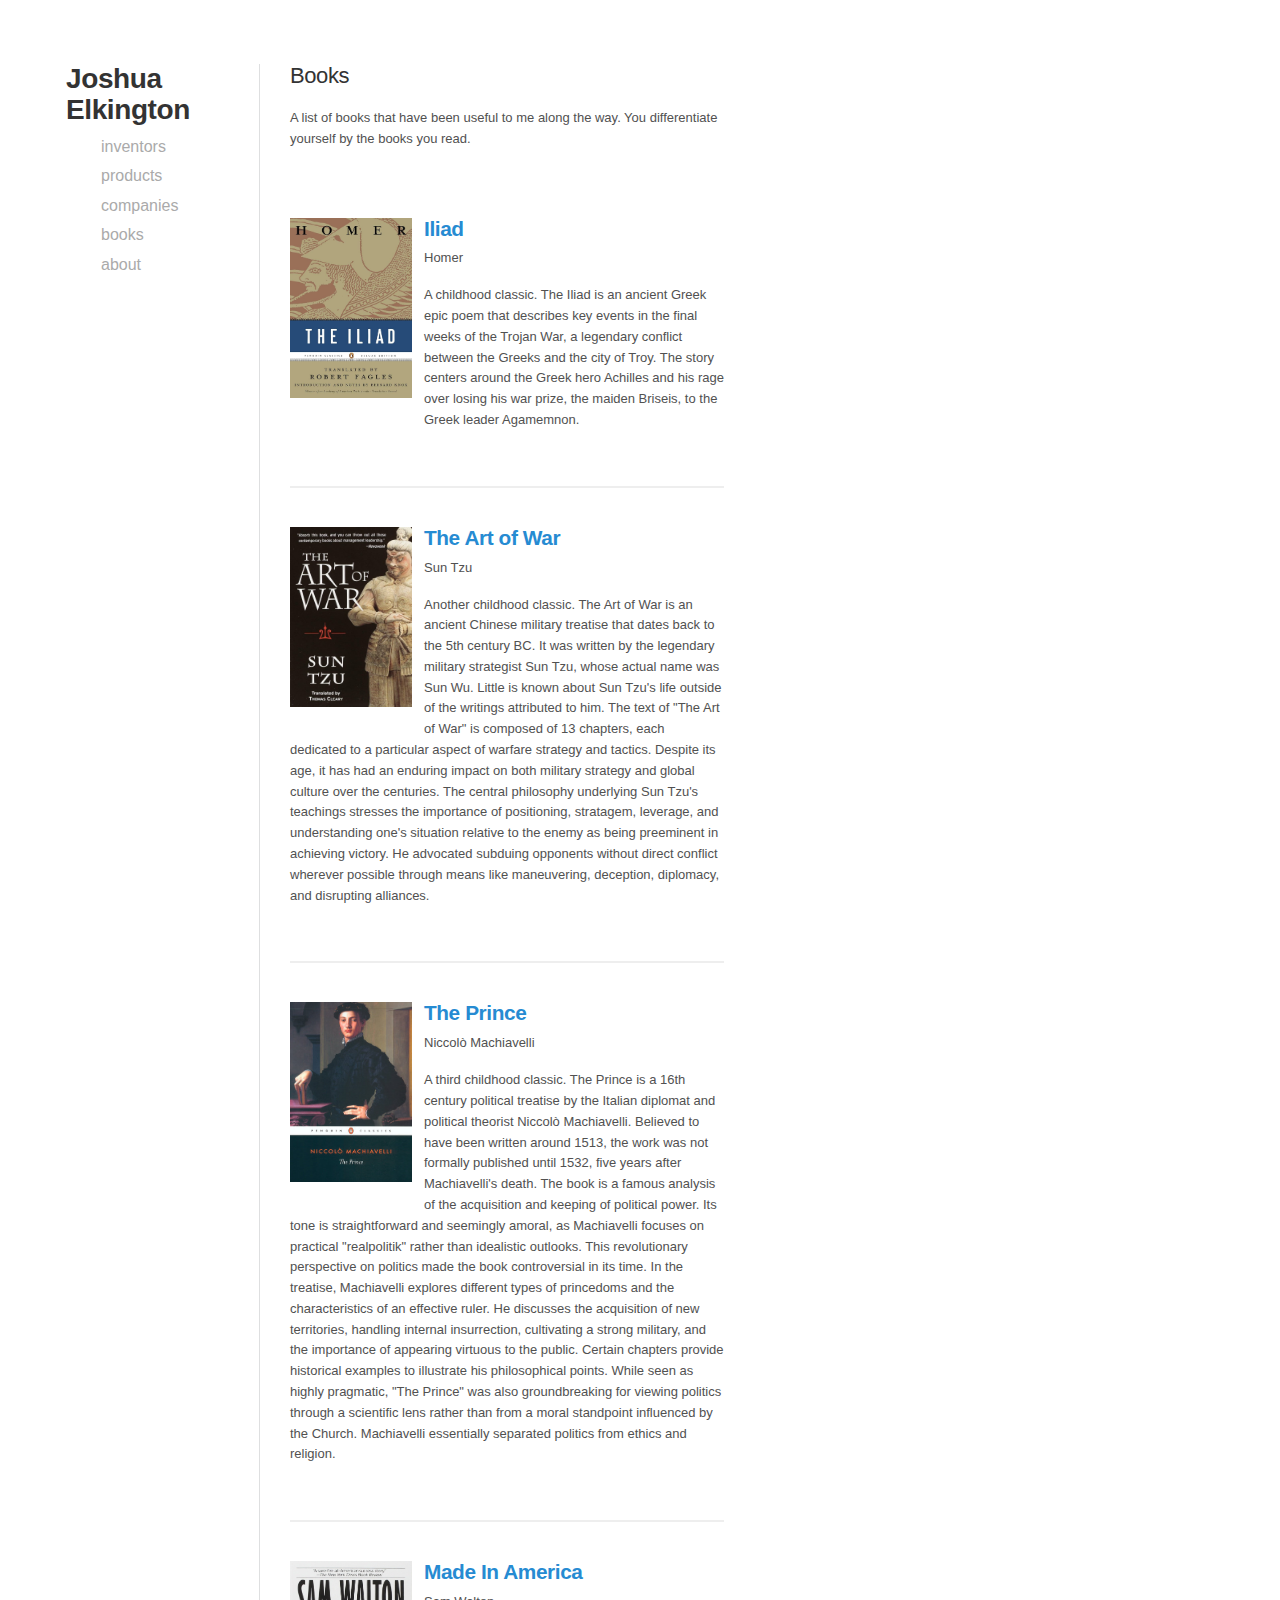
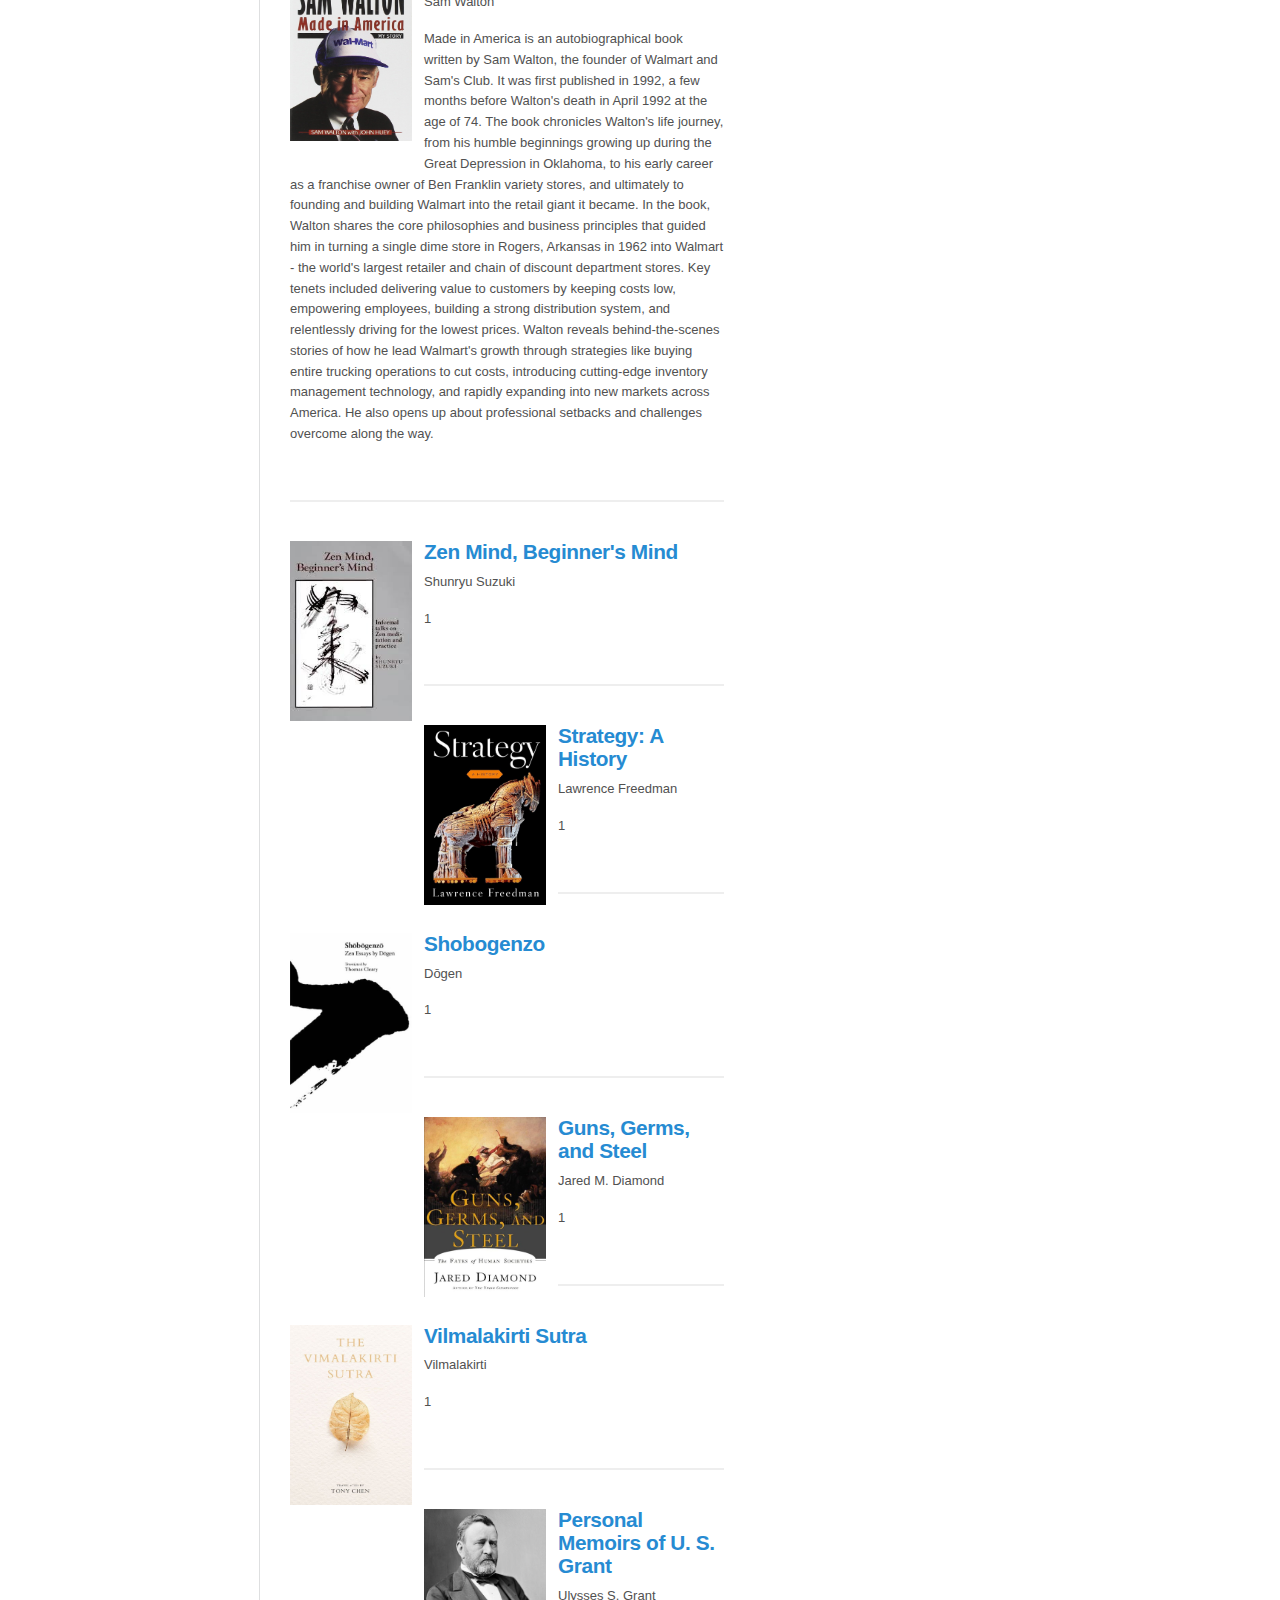
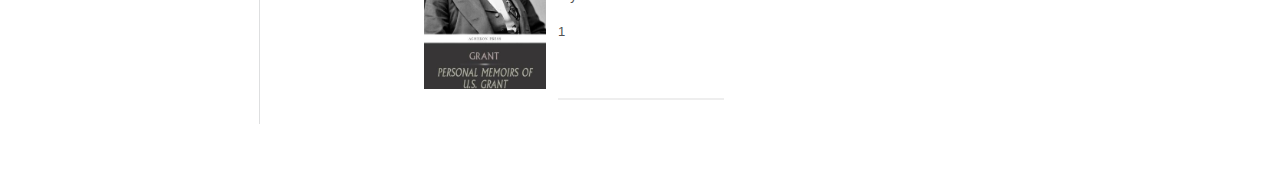
<file: books.html>
<!DOCTYPE html>
<html lang="en">
<head>
  <meta charset="utf-8">
  <meta name="viewport" content="width=device-width, initial-scale=1">
  <title>Books</title>
  <link rel="stylesheet" href="//fonts.googleapis.com/css?family=Source+Sans+Pro:300,300i,600">
  <link rel="stylesheet" href="/style.css">
   <link rel="icon" href="black_triangle_hi_Ywt_icon.ico" type="image/x-icon">
<!-- Begin Jekyll SEO tag v2.8.0 -->
<meta name="generator" content="Jekyll v3.9.5" />
<meta property="og:title" content="Joshua Elkington" />
<meta name="author" content="Joshua Elkington" />
<meta property="og:locale" content="en_US" />
<meta name="description" content="My name is Joshua Elkington - this is my homepage. I’m a scientist who invests." />
<meta property="og:description" content="My name is Joshua Elkington - this is my homepage. I’m a scientist who invests." />
<link rel="canonical" href="https://elkingtonxy.com/" />
<meta property="og:url" content="https://elkingtonxy.com/" />
<meta property="og:site_name" content="Joshua Elkington" />
<meta property="og:type" content="website" />
<meta name="twitter:card" content="summary" />
<meta property="twitter:title" content="Joshua Elkington" />
<meta name="twitter:site" content="@elkingtonxy" />
<meta name="twitter:creator" content="@Joshua Elkington" />
<script type="application/ld+json">
{"@context":"https://schema.org","@type":"WebSite","author":{"@type":"Person","name":"Joshua Elkington"},"description":"My name is Joshua Elkington - this is my homepage. I’m a scientist who invests.","headline":"Joshua Elkington","name":"Joshua Elkington","url":"https://elkingtonxy/"}</script>
<!-- End Jekyll SEO tag -->

</head>
<body>
  <div class="container">
    <link href='https://fonts.googleapis.com/css?family=PT+Sans:400,700' rel='stylesheet' type='text/css'>

<header class="masthead">
  <h1 class="masthead-title">
      <strong><a href="/">Joshua Elkington</a></strong>
  </h1>
  <nav class="masthead-nav">
      <ul class="navlist">
    
    <li class="navitem"><a href="/inventors">Inventors</a></li>
    
    <li class="navitem"><a href="/products">Products</a></li>
    
    <li class="navitem"><a href="/companies">Companies</a></li>
    
    <li class="navitem"><a href="/books">Books</a></li>
    
    <li class="navitem"><a href="/about">About</a></li>
    
    </ul>
  </nav>
</header>




<div class="content post">


  <h1 class="page-title">Books</h1>
  <p>A list of books that have been useful to me along the way. You differentiate yourself by the books you read.</p>

<p>&nbsp;</p>

<div class="bookContainer">

<h3><a href="https://www.goodreads.com/book/show/77265004-the-iliad" target="_blank"><img class="book" src="iliad.jpg" alt="book-iliad" width="122" height="180" /></a><a href="https://www.goodreads.com/book/show/77265004-the-iliad" target="_blank">Iliad</a></h3>

<p>Homer</p>

<p>A childhood classic. The Iliad is an ancient Greek epic poem that describes key events in the final weeks of the Trojan War, a legendary conflict between the Greeks and the city of Troy. The story centers around the Greek hero Achilles and his rage over losing his war prize, the maiden Briseis, to the Greek leader Agamemnon.</p>
</div>
<hr />

<div class="bookContainer">

<h3><a href="https://www.goodreads.com/book/show/10534.The_Art_of_War" target="_blank"><img class="book" src="artofwar.jpg" alt="book-artofwar" width="122" height="180" /></a><a href="https://www.goodreads.com/book/show/10534.The_Art_of_War" target="_blank">The Art of War</a></h3>

<p>Sun Tzu</p>

<p>Another childhood classic. The Art of War is an ancient Chinese military treatise that dates back to the 5th century BC. It was written by the legendary military strategist Sun Tzu, whose actual name was Sun Wu. Little is known about Sun Tzu's life outside of the writings attributed to him. The text of "The Art of War" is composed of 13 chapters, each dedicated to a particular aspect of warfare strategy and tactics. Despite its age, it has had an enduring impact on both military strategy and global culture over the centuries. The central philosophy underlying Sun Tzu's teachings stresses the importance of positioning, stratagem, leverage, and understanding one's situation relative to the enemy as being preeminent in achieving victory. He advocated subduing opponents without direct conflict wherever possible through means like maneuvering, deception, diplomacy, and disrupting alliances.</p>
</div>
<hr />

<div class="bookContainer">

<h3><a href="https://www.goodreads.com/book/show/28862.The_Prince" target="_blank"><img class="book" src="prince.jpeg" alt="book-prince" width="122" height="180" /></a><a href="https://www.goodreads.com/book/show/28862.The_Prince" target="_blank">The Prince</a></h3>

<p>Niccolò Machiavelli</p>

<p>A third childhood classic. The Prince is a 16th century political treatise by the Italian diplomat and political theorist Niccolò Machiavelli. Believed to have been written around 1513, the work was not formally published until 1532, five years after Machiavelli's death. The book is a famous analysis of the acquisition and keeping of political power. Its tone is straightforward and seemingly amoral, as Machiavelli focuses on practical "realpolitik" rather than idealistic outlooks. This revolutionary perspective on politics made the book controversial in its time. In the treatise, Machiavelli explores different types of princedoms and the characteristics of an effective ruler. He discusses the acquisition of new territories, handling internal insurrection, cultivating a strong military, and the importance of appearing virtuous to the public. Certain chapters provide historical examples to illustrate his philosophical points. While seen as highly pragmatic, "The Prince" was also groundbreaking for viewing politics through a scientific lens rather than from a moral standpoint influenced by the Church. Machiavelli essentially separated politics from ethics and religion.</p>
</div>
<hr />
  
<div class="bookContainer">

<h3><a href="https://www.goodreads.com/book/show/10631.Sam_Walton" target="_blank"><img class="book" src="walton.jpeg" alt="book-walton" width="122" height="180" /></a><a href="https://www.goodreads.com/book/show/10631.Sam_Walton" target="_blank">Made In America</a></h3>

<p>Sam Walton</p>

<p>Made in America is an autobiographical book written by Sam Walton, the founder of Walmart and Sam's Club. It was first published in 1992, a few months before Walton's death in April 1992 at the age of 74. The book chronicles Walton's life journey, from his humble beginnings growing up during the Great Depression in Oklahoma, to his early career as a franchise owner of Ben Franklin variety stores, and ultimately to founding and building Walmart into the retail giant it became. In the book, Walton shares the core philosophies and business principles that guided him in turning a single dime store in Rogers, Arkansas in 1962 into Walmart - the world's largest retailer and chain of discount department stores. Key tenets included delivering value to customers by keeping costs low, empowering employees, building a strong distribution system, and relentlessly driving for the lowest prices. Walton reveals behind-the-scenes stories of how he lead Walmart's growth through strategies like buying entire trucking operations to cut costs, introducing cutting-edge inventory management technology, and rapidly expanding into new markets across America. He also opens up about professional setbacks and challenges overcome along the way.</p>
</div>
<hr />

<div class="bookContainer">

<h3><a href="https://www.goodreads.com/book/show/402843.Zen_Mind_Beginner_s_Mind" target="_blank"><img class="book" src="beginners.jpeg" alt="book-beginners" width="122" height="180" /></a><a href="https://www.goodreads.com/book/show/402843.Zen_Mind_Beginner_s_Mind" target="_blank">Zen Mind, Beginner's Mind</a></h3>

<p>Shunryu Suzuki</p>

<p>1</p>
</div>
<hr />

<div class="bookContainer">

<h3><a href="https://www.goodreads.com/en/book/show/17847473" target="_blank"><img class="book" src="strategy.jpg" alt="book-strategy" width="122" height="180" /></a><a href="https://www.goodreads.com/en/book/show/17847473" target="_blank">Strategy: A History</a></h3>

<p>Lawrence Freedman</p>

<p>1</p>
</div>
<hr />

<div class="bookContainer">

<h3><a href="https://www.goodreads.com/book/show/487468.Shobogenzo" target="_blank"><img class="book" src="dogen.jpeg" alt="book-dogen" width="122" height="180" /></a><a href="https://www.goodreads.com/book/show/487468.Shobogenzo">Shobogenzo</a></h3>

<p>Dōgen</p>

<p>1</p>
</div>
<hr />

<div class="bookContainer">

<h3><a href="https://www.goodreads.com/book/show/1842.Guns_Germs_and_Steel"><img class="book" src="gunsgermssteel.jpg" alt="book-gunsgermssteel" width="122" height="180" /></a><a href="https://www.goodreads.com/book/show/1842.Guns_Germs_and_Steel" target="_blank">Guns, Germs, and Steel</a></h3>

<p>Jared M. Diamond</p>

<p>1</p>
</div>
<hr />

<div class="bookContainer">

<h3><a href="https://www.goodreads.com/book/show/91898789-the-vimalakirti-sutra"><img class="book" src="vimalakirti.jpeg" alt="book-vilmalakirti" width="122" height="180" /></a><a href="https://www.goodreads.com/book/show/91898789-the-vimalakirti-sutra" target="_blank">Vilmalakirti Sutra</a></h3>

<p>Vilmalakirti</p>

<p>1</p>
</div>
<hr />

<div class="bookContainer">

<h3><a href="https://www.goodreads.com/book/show/116933.Personal_Memoirs"><img class="book" src="grant.jpeg" alt="book-grant" width="122" height="180" /></a><a href="https://www.goodreads.com/book/show/116933.Personal_Memoirs" target="_blank">Personal Memoirs of U. S. Grant</a></h3>

<p>Ulysses S. Grant</p>

<p>1</p>
</div>
<hr />

</div>

  </div>
</body>
</html>
</file>
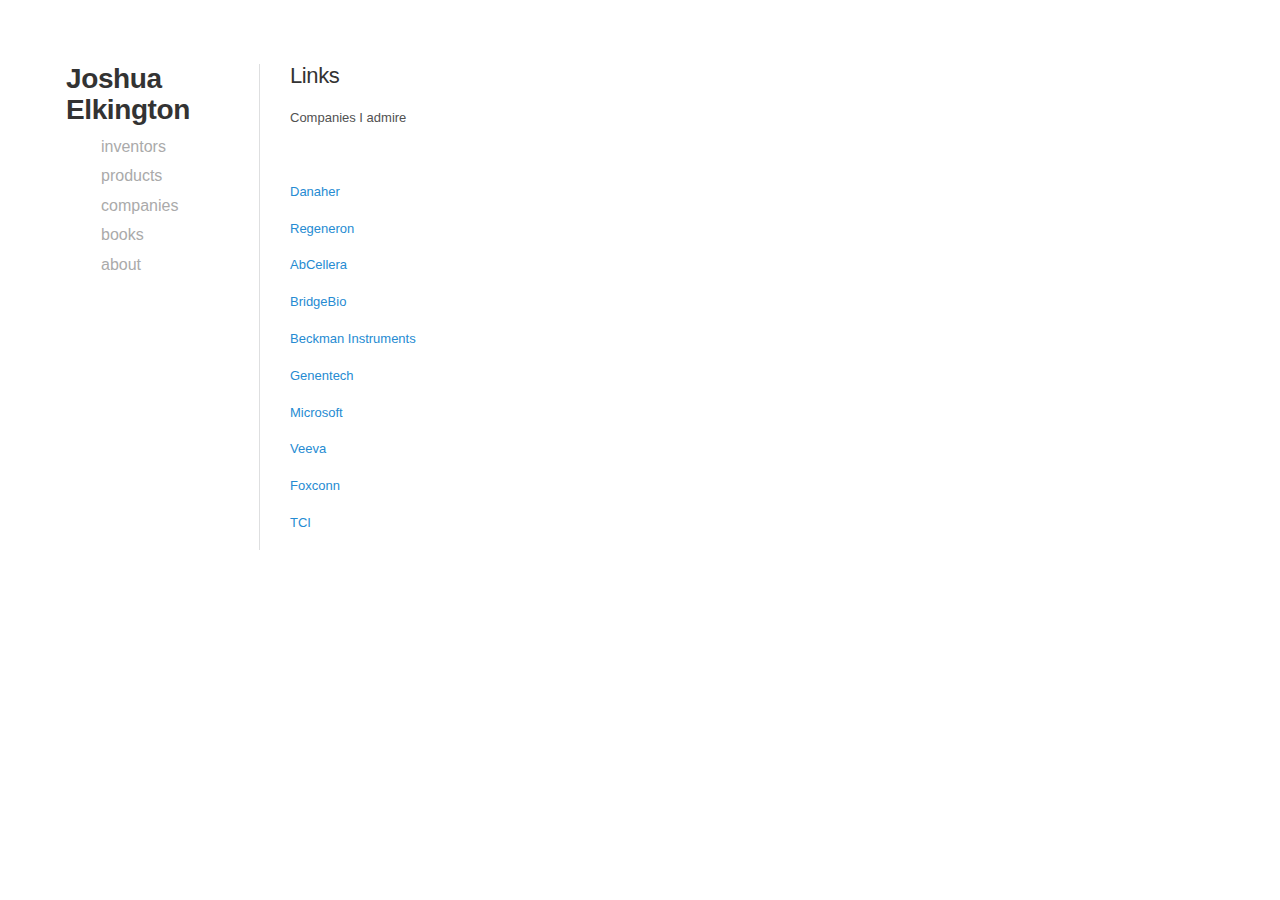
<file: companies.html>
<!DOCTYPE html>
<html lang="en">
<head>
  <meta charset="utf-8">
  <meta name="viewport" content="width=device-width, initial-scale=1">
  <title>Companies</title>
  <link rel="stylesheet" href="//fonts.googleapis.com/css?family=Source+Sans+Pro:300,300i,600">
  <link rel="stylesheet" href="/style.css">
   <link rel="icon" href="black_triangle_hi_Ywt_icon.ico" type="image/x-icon">
<!-- Begin Jekyll SEO tag v2.8.0 -->
<meta name="generator" content="Jekyll v3.9.5" />
<meta property="og:title" content="Joshua Elkington" />
<meta name="author" content="Joshua Elkington" />
<meta property="og:locale" content="en_US" />
<meta name="description" content="My name is Joshua Elkington - this is my homepage. I’m a scientist who invests." />
<meta property="og:description" content="My name is Joshua Elkington - this is my homepage. I’m a scientist who invests." />
<link rel="canonical" href="https://elkingtonxy.com/" />
<meta property="og:url" content="https://elkingtonxy.com/" />
<meta property="og:site_name" content="Joshua Elkington" />
<meta property="og:type" content="website" />
<meta name="twitter:card" content="summary" />
<meta property="twitter:title" content="Joshua Elkington" />
<meta name="twitter:site" content="@elkingtonxy" />
<meta name="twitter:creator" content="@Joshua Elkington" />
<script type="application/ld+json">
{"@context":"https://schema.org","@type":"WebSite","author":{"@type":"Person","name":"Joshua Elkington"},"description":"My name is Joshua Elkington - this is my homepage. I’m a scientist who invests.","headline":"Joshua Elkington","name":"Joshua Elkington","url":"https://elkingtonxy/"}</script>
<!-- End Jekyll SEO tag -->

</head>
<body>
  <div class="container">
    <link href='https://fonts.googleapis.com/css?family=PT+Sans:400,700' rel='stylesheet' type='text/css'>

<header class="masthead">
  <h1 class="masthead-title">
      <strong><a href="/">Joshua Elkington</a></strong>
  </h1>
  <nav class="masthead-nav">
      <ul class="navlist">
    
    <li class="navitem"><a href="/inventors">Inventors</a></li>
    
    <li class="navitem"><a href="/products">Products</a></li>
    
    <li class="navitem"><a href="/companies">Companies</a></li>
    
    <li class="navitem"><a href="/books">Books</a></li>
    
    <li class="navitem"><a href="/about">About</a></li>
    
    </ul>
  </nav>
</header>




<div class="content post">


  <h1 class="page-title">Links</h1>
  <p>Companies I admire</p>

<p>&nbsp;</p>

<p><a href="https://danaher.com/" target="_blank">Danaher</a></p>

<p><a href="https://www.regeneron.com/" target="_blank">Regeneron</a></p>

<p><a href="https://abcellera.com/" target="_blank">AbCellera</a></p>

<p><a href="https://bridgebio.com/" target="_blank">BridgeBio</a></p>

<p><a href="https://en.wikipedia.org/wiki/Beckman_Coulter">Beckman Instruments</a></p>

<p><a href="https://www.gene.com/" target="_blank">Genentech</a></p>

<p><a href="https://www.microsoft.com/" target="_blank">Microsoft</a></p>

<p><a href="https://www.veeva.com/" target="_blank">Veeva</a></p>

<p><a href="https://www.foxconn.com/" target="_blank">Foxconn</a></p>

<p><a href="https://en.wikipedia.org/wiki/Tele-Communications_Inc.">TCI</a></p>

</div>

  </div>
</body>
</html>
</file>
<file: style.css>
*{-webkit-box-sizing:border-box;-moz-box-sizing:border-box;box-sizing:border-box}html,body{margin:0;padding:0}html{font-family:-apple-system, BlinkMacSystemFont, "Segoe UI", Roboto, Helvetica, Arial, sans-serif, "Apple Color Emoji", "Segoe UI Emoji", "Segoe UI Symbol";font-size:15px;font-weight:400;line-height:1.6}@media (min-width: 38em){html{font-size:16px}}body{color:#515151;background-color:#ffffff;-webkit-text-size-adjust:100%;-ms-text-size-adjust:100%}a{color:#268bd2;text-decoration:none}a:hover,a:focus{text-decoration:underline}h1,h2,h3,h4,h5,h6{margin-top:0;margin-bottom:.5rem;font-weight:600;line-height:1.1;color:#333;letter-spacing:-.025rem}h1{font-size:1.75rem}h2{font-size:1.6rem}h3{font-size:1.3rem}h4,h5,h6{font-size:1rem}p{margin:0 0 1rem}ul,ol,dl{margin-top:0;margin-bottom:1rem}dt{font-weight:bold}dd{margin-bottom:.5rem}ul{list-style:inside circle;padding-left:0}ul li{margin-bottom:.25rem;list-style-type:none}ul ul,ul ol{margin-top:.25rem;margin-bottom:.5rem}ol{list-style:inside decimal;padding-left:0}ol li{margin-bottom:.25rem}ol ul,ol ol{margin-top:.25rem;margin-bottom:.5rem}p+h1,p+h2,p+h3,ul+h1,ul+h2,ul+h3,ol+h1,ol+h2,ol+h3{margin-top:1.5rem}hr{border:0;border-top:.5px solid #eee;border-bottom:.5px solid #eee;margin:1.5rem auto}strong{color:#333;font-weight:600}abbr{font-size:85%;font-weight:bold;color:#555;text-transform:uppercase}abbr[title]{cursor:help;border-bottom:1px dotted #e5e5e5}blockquote{padding:0 0 0 1.5rem;margin:0 2rem 1rem 0;color:#999;border-left:.5rem solid #e5e5e5}blockquote p:last-child{margin-bottom:0}code,pre{font-family:Menlo, Monaco, "Courier New", monospace}code{padding:.25em .5em;font-size:85%;color:#bf616a;background-color:#f9f9f9;border-radius:3px}pre{display:block;margin-top:0;margin-bottom:1rem;padding:1rem;font-size:.8rem;line-height:1.4;white-space:pre;white-space:pre-wrap;word-break:break-all;background-color:#f9f9f9}pre code{padding:0;font-size:100%;color:inherit;background-color:transparent}.highlight{margin-bottom:1rem;border-radius:4px}.highlight pre{margin-bottom:0}.gist .gist-file{font-family:Menlo, Monaco, "Courier New", monospace !important}.gist .markdown-body{padding:15px}.gist pre{padding:0;background-color:transparent}.gist .gist-file .gist-data{font-size:.8rem !important;line-height:1.4}.gist code{padding:0;color:inherit;background-color:transparent;border-radius:0}img{display:block;max-width:100%;margin:0 0 1rem}table{margin-bottom:1rem;width:100%;border:1px solid #e5e5e5;border-collapse:collapse}td,th{padding:.25rem .5rem;border:1px solid #e5e5e5}tbody tr:nth-child(odd) td,tbody tr:nth-child(odd) th{background-color:#f9f9f9}.lead{font-size:1.25rem}.bookContainer{padding-bottom:15px;padding-top:15px}.book{float:left;border-radius:0px;margin-right:12px}.container{max-width:1000px;padding:2rem 1.5rem;margin-left:auto;margin-right:auto;float:left;margin-left:50px;display:table}@media (min-width: 38rem){.container{padding:4rem 1rem}}.masthead{width:193px;float:left;display:table-cell}.masthead-title{font-weight:300}.masthead-title a{color:#333}.masthead-title a:hover,.masthead-title a:focus{text-decoration:none}.masthead-title span{color:#ddd}.masthead-title--small{margin-bottom:.75rem;font-size:.75rem;font-weight:600;text-transform:uppercase}.masthead-title--small a{color:#333}.masthead-title--small a:hover,.masthead-title--small a:focus{text-decoration:none}.masthead .masthead-nav{margin-bottom:2rem}.masthead .masthead-nav ul{margin-left:35px}.masthead .masthead-nav a{color:#aaa;font-weight:300;text-transform:lowercase;-webkit-transition:all .2s ease;-moz-transition:all .2s ease;transition:all .2s ease}.masthead .masthead-nav a:hover,.masthead .masthead-nav a:focus{color:#333;text-decoration:none}.masthead .masthead-nav a+a{margin-left:.25rem}.page-title{margin-bottom:2rem}.post-title{margin-bottom:.25rem}.post-date{margin-bottom:2rem;font-size:.75rem;text-transform:uppercase}#imageText{width:100%;display:table-cell;vertical-align:middle;height:90px;padding-bottom:10px}.content{padding-left:30px;border-left:1px solid #dedfe0;font-size:13px;display:table-cell;vertical-align:top}.list{max-width:700px}.post{width:465px;float:left}.list-post-title{margin-bottom:.25rem;font-size:1rem}.list-post-title a{color:#333}.list-post-title a:hover,.list-post-title a:focus{text-decoration:none}.list-post-date{margin-bottom:1rem;font-size:.75rem;text-transform:uppercase}.projects-list a{color:#333}.writing{list-style-type:square}.buttons{width:100%}#gallerycontainer{width:600px}#gallery{max-height:500px}.hero-image{max-width:80%}@media screen and (max-width: 850px){.hero-image{max-width:100%}#imageText{height:65px;width:600px}.container{margin:0px;padding-top:25px}.masthead{width:100%}.masthead-nav{float:left;display:inline;padding-left:13px;margin-bottom:2px;font-size:12px}.masthead-nav li{margin:0;padding:0;display:inline}.masthead-nav li::after{content:" | "}.masthead-nav ul li:last-child::after{content:""}.masthead .masthead-nav{margin-bottom:0px}.content{width:100%;padding:0px;border-left:none;float:left;border-top:1px solid #dedfe0;padding-top:10px;margin-left:0px;position:relative}#gallerycontainer{width:100%}}.page-title{margin-bottom:20px;font-size:22px;font-weight:400}.highlight .hll{background-color:#ffc}.highlight .c{color:#999988;font-style:italic}.highlight .err{color:#a61717;background-color:#e3d2d2}.highlight .k{color:#000000;font-weight:bold}.highlight .o{color:#000000;font-weight:bold}.highlight .cm{color:#999988;font-style:italic}.highlight .cp{color:#999999;font-weight:bold;font-style:italic}.highlight .c1{color:#999988;font-style:italic}.highlight .cs{color:#999999;font-weight:bold;font-style:italic}.highlight .gd{color:#000000;background-color:#fdd}.highlight .ge{color:#000000;font-style:italic}.highlight .gr{color:#a00}.highlight .gh{color:#999}.highlight .gi{color:#000000;background-color:#dfd}.highlight .go{color:#888}.highlight .gp{color:#555}.highlight .gs{font-weight:bold}.highlight .gu{color:#aaa}.highlight .gt{color:#a00}.highlight .kc{color:#000000;font-weight:bold}.highlight .kd{color:#000000;font-weight:bold}.highlight .kn{color:#000000;font-weight:bold}.highlight .kp{color:#000000;font-weight:bold}.highlight .kr{color:#000000;font-weight:bold}.highlight .kt{color:#445588;font-weight:bold}.highlight .m{color:#099}.highlight .s{color:#d01040}.highlight .na{color:teal}.highlight .nb{color:#0086B3}.highlight .nc{color:#445588;font-weight:bold}.highlight .no{color:teal}.highlight .nd{color:#3c5d5d;font-weight:bold}.highlight .ni{color:purple}.highlight .ne{color:#990000;font-weight:bold}.highlight .nf{color:#990000;font-weight:bold}.highlight .nl{color:#990000;font-weight:bold}.highlight .nn{color:#555}.highlight .nt{color:navy}.highlight .nv{color:teal}.highlight .ow{color:#000000;font-weight:bold}.highlight .w{color:#bbb}.highlight .mf{color:#099}.highlight .mh{color:#099}.highlight .mi{color:#099}.highlight .mo{color:#099}.highlight .sb{color:#d01040}.highlight .sc{color:#d01040}.highlight .sd{color:#d01040}.highlight .s2{color:#d01040}.highlight .se{color:#d01040}.highlight .sh{color:#d01040}.highlight .si{color:#d01040}.highlight .sx{color:#d01040}.highlight .sr{color:#009926}.highlight .s1{color:#d01040}.highlight .ss{color:#990073}.highlight .bp{color:#999}.highlight .vc{color:teal}.highlight .vg{color:teal}.highlight .vi{color:teal}.highlight .il{color:#099}
</file>
